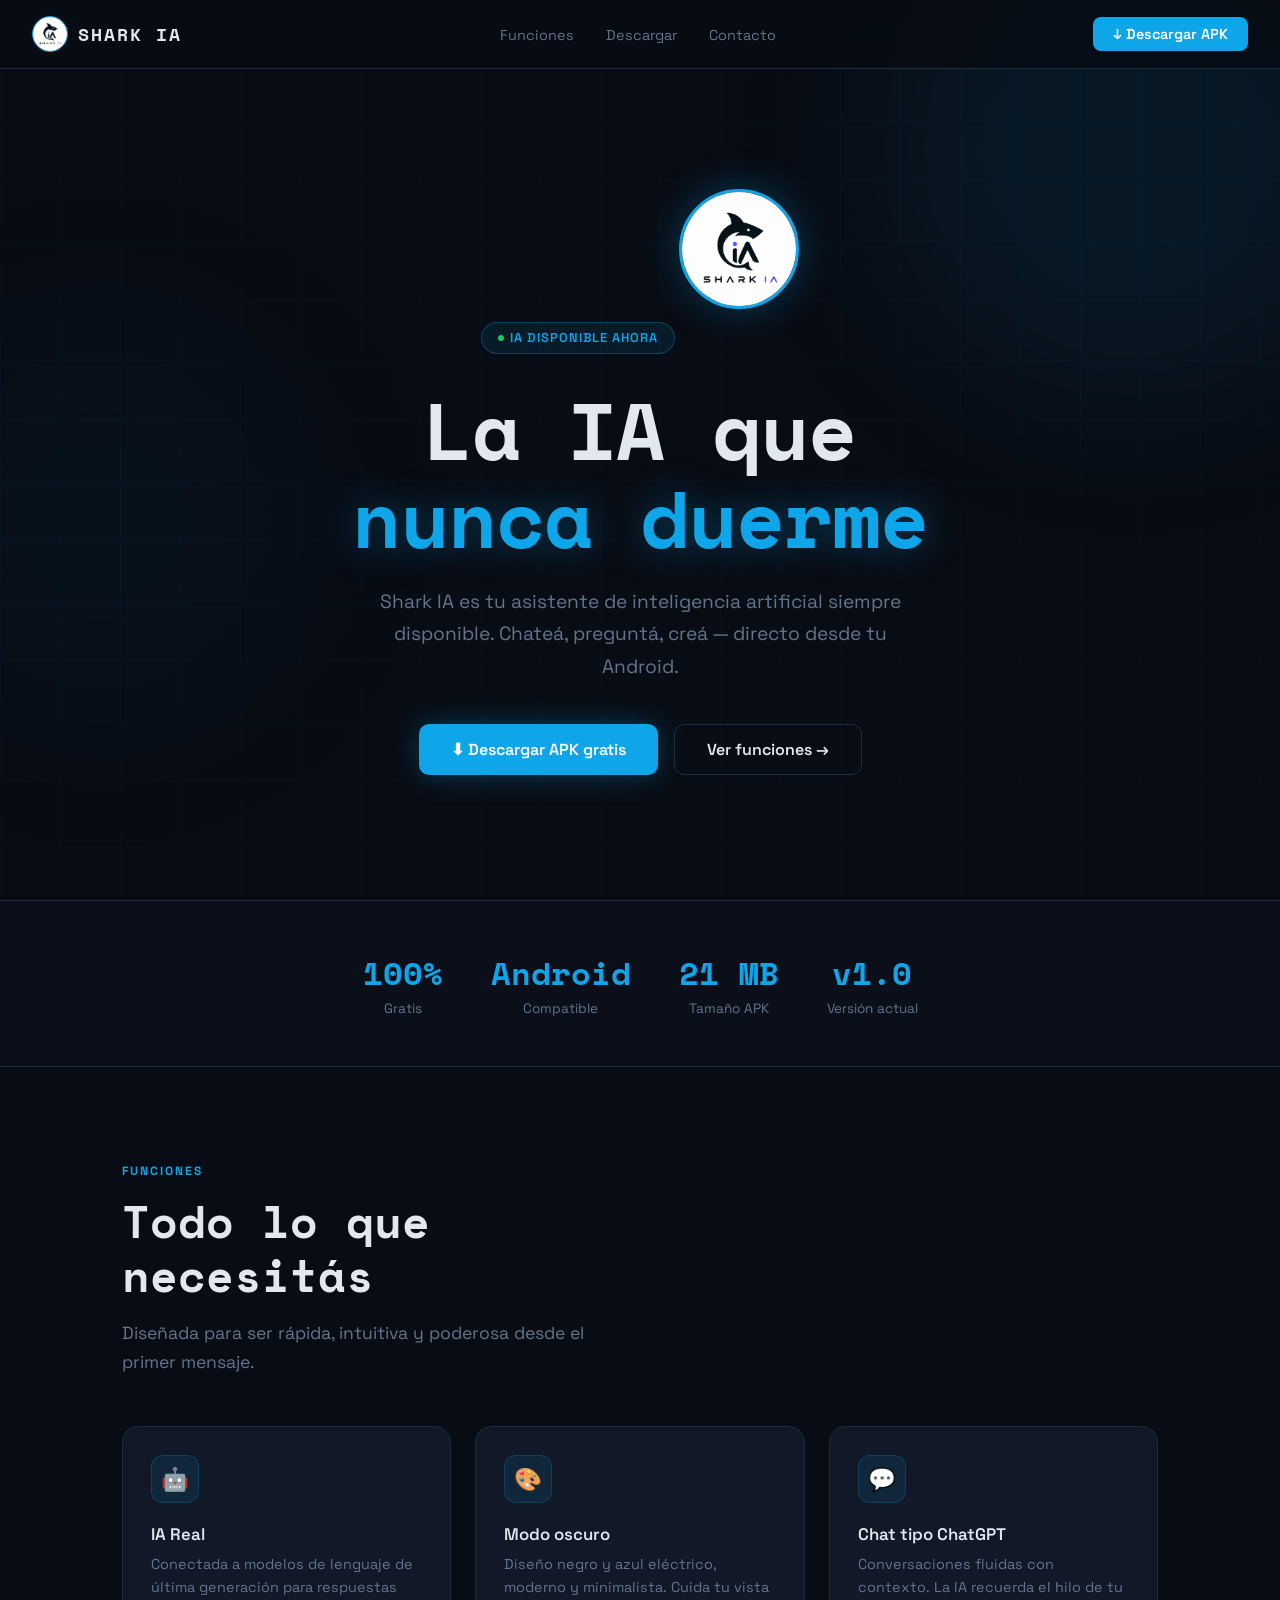
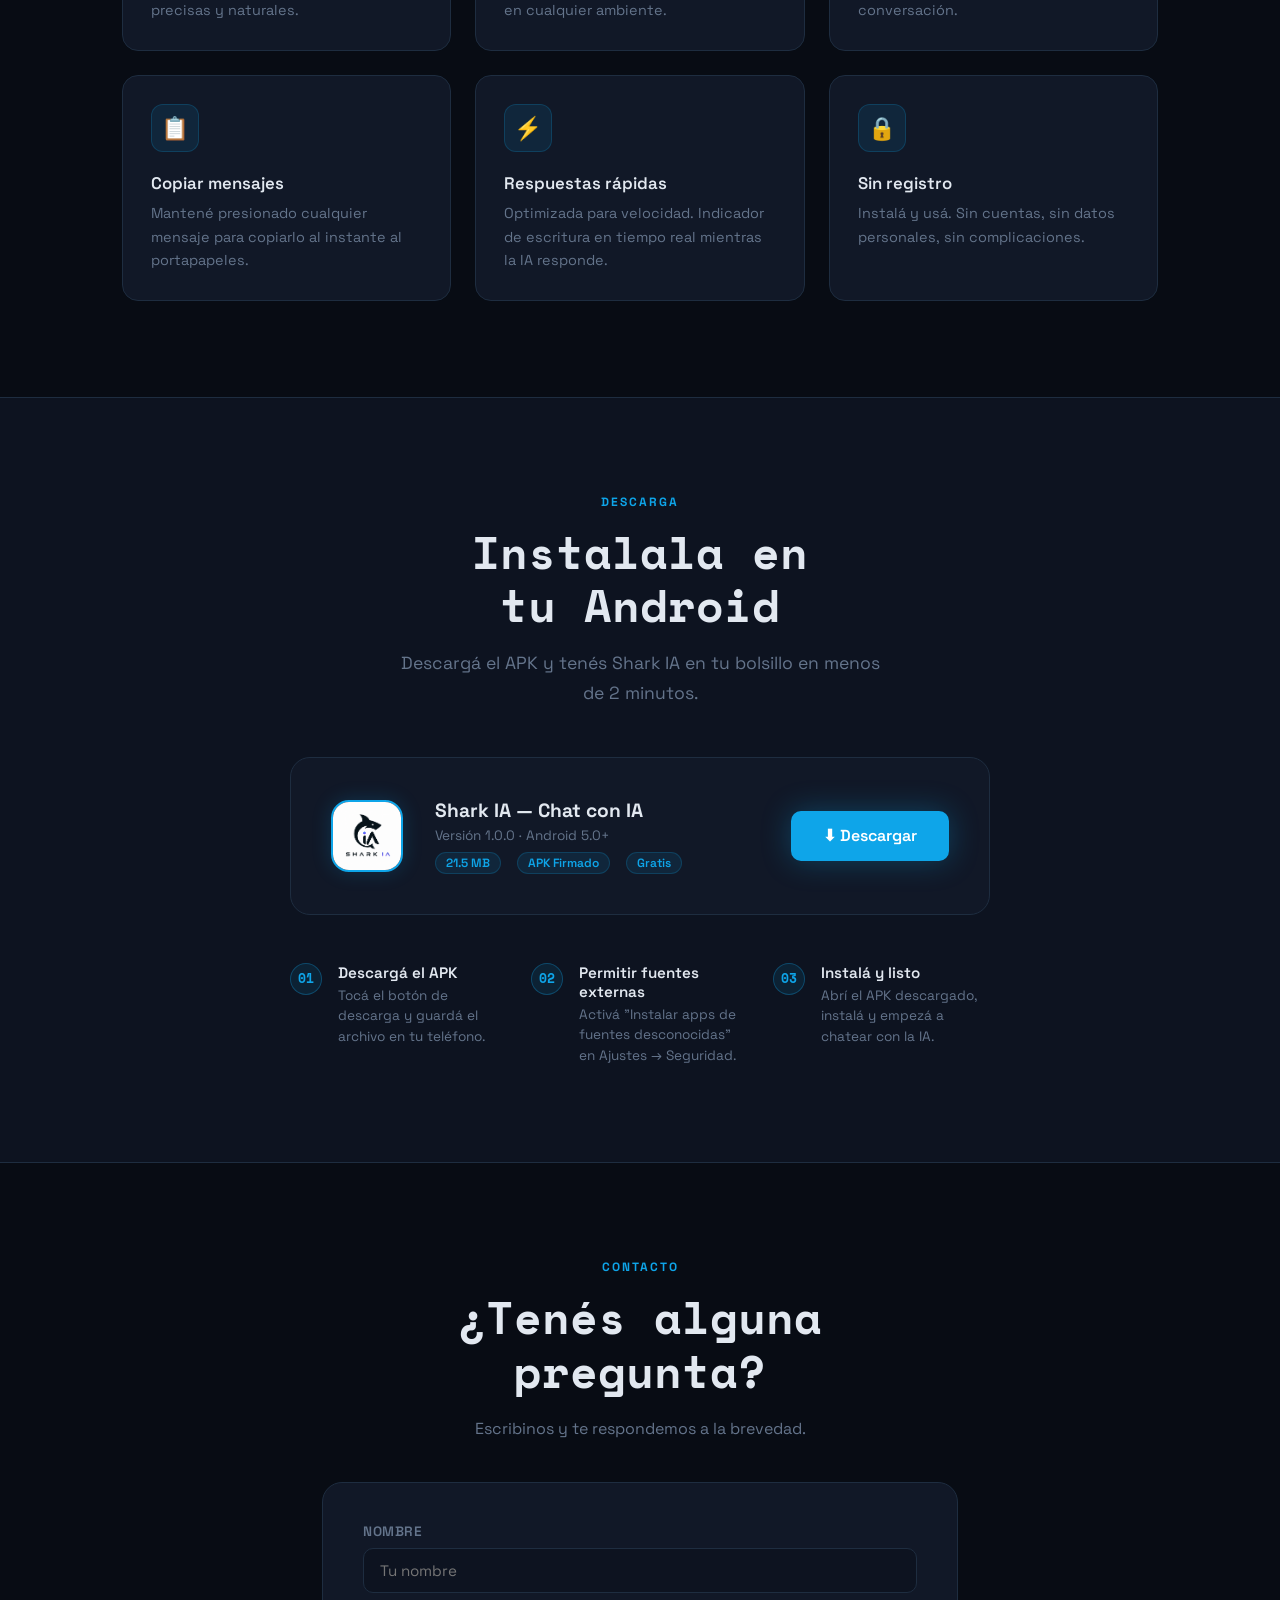
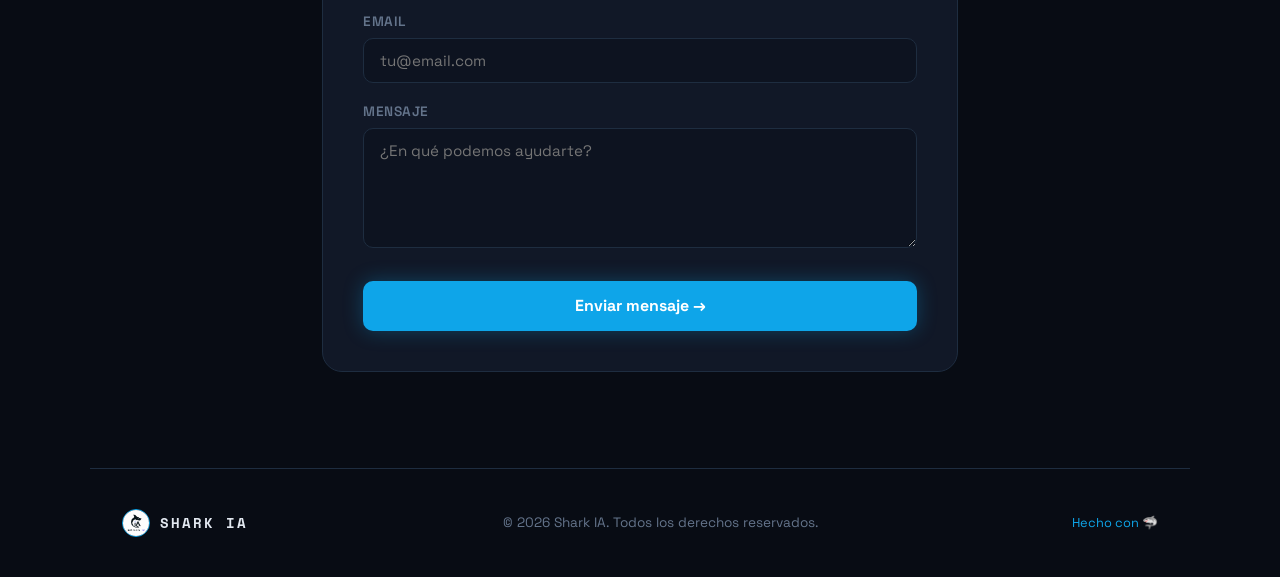
<file: index.html>
<!DOCTYPE html>
<html lang="es">
<head>
<meta charset="UTF-8">
<meta name="viewport" content="width=device-width, initial-scale=1.0">
<title>Shark IA — Tu asistente de inteligencia artificial</title>
<link rel="preconnect" href="https://fonts.googleapis.com">
<link href="https://fonts.googleapis.com/css2?family=Space+Grotesk:wght@300;400;500;600;700&family=Space+Mono:wght@400;700&display=swap" rel="stylesheet">
<style>
  :root {
    --bg: #080C14;
    --surface: #0D1320;
    --card: #111827;
    --blue: #0EA5E9;
    --blue-dark: #0369A1;
    --blue-glow: rgba(14,165,233,0.15);
    --border: #1E2D40;
    --text: #E2E8F0;
    --muted: #64748B;
    --green: #22C55E;
  }

  * { margin: 0; padding: 0; box-sizing: border-box; }

  html { scroll-behavior: smooth; }

  body {
    background: var(--bg);
    color: var(--text);
    font-family: 'Space Grotesk', sans-serif;
    overflow-x: hidden;
  }

  /* ── Grid background ── */
  body::before {
    content: '';
    position: fixed;
    inset: 0;
    background-image:
      linear-gradient(rgba(14,165,233,0.03) 1px, transparent 1px),
      linear-gradient(90deg, rgba(14,165,233,0.03) 1px, transparent 1px);
    background-size: 60px 60px;
    pointer-events: none;
    z-index: 0;
  }

  /* ── Glow orbs ── */
  .orb {
    position: fixed;
    border-radius: 50%;
    filter: blur(80px);
    pointer-events: none;
    z-index: 0;
  }
  .orb-1 { width: 500px; height: 500px; background: rgba(14,165,233,0.08); top: -100px; right: -100px; }
  .orb-2 { width: 400px; height: 400px; background: rgba(3,105,161,0.06); bottom: 20%; left: -100px; }

  /* ── Nav ── */
  nav {
    position: fixed;
    top: 0; left: 0; right: 0;
    z-index: 100;
    display: flex;
    align-items: center;
    justify-content: space-between;
    padding: 1rem 2rem;
    background: rgba(8,12,20,0.85);
    backdrop-filter: blur(20px);
    border-bottom: 1px solid var(--border);
  }

  .nav-logo {
    display: flex;
    align-items: center;
    gap: 10px;
    text-decoration: none;
  }

  .nav-logo img {
    width: 36px;
    height: 36px;
    border-radius: 50%;
    object-fit: cover;
    border: 1px solid var(--blue);
  }

  .nav-logo span {
    font-family: 'Space Mono', monospace;
    font-size: 1.1rem;
    font-weight: 700;
    color: var(--text);
    letter-spacing: 2px;
  }

  .nav-links {
    display: flex;
    gap: 2rem;
    list-style: none;
  }

  .nav-links a {
    color: var(--muted);
    text-decoration: none;
    font-size: 0.9rem;
    transition: color 0.2s;
  }

  .nav-links a:hover { color: var(--blue); }

  .nav-cta {
    background: var(--blue);
    color: #fff;
    border: none;
    padding: 0.5rem 1.25rem;
    border-radius: 8px;
    font-family: 'Space Grotesk', sans-serif;
    font-size: 0.9rem;
    font-weight: 600;
    cursor: pointer;
    text-decoration: none;
    transition: opacity 0.2s, transform 0.2s;
  }

  .nav-cta:hover { opacity: 0.9; transform: translateY(-1px); }

  /* ── Hero ── */
  .hero {
    position: relative;
    z-index: 1;
    min-height: 100vh;
    display: flex;
    align-items: center;
    justify-content: center;
    text-align: center;
    padding: 8rem 2rem 4rem;
  }

  .hero-inner { max-width: 800px; }

  .hero-badge {
    display: inline-flex;
    align-items: center;
    gap: 6px;
    background: rgba(14,165,233,0.1);
    border: 1px solid rgba(14,165,233,0.3);
    color: var(--blue);
    padding: 0.4rem 1rem;
    border-radius: 999px;
    font-size: 0.8rem;
    font-weight: 600;
    letter-spacing: 1px;
    text-transform: uppercase;
    margin-bottom: 2rem;
    animation: fadeUp 0.6s ease both;
  }

  .hero-badge::before {
    content: '';
    width: 6px; height: 6px;
    background: var(--green);
    border-radius: 50%;
    animation: pulse 2s infinite;
  }

  @keyframes pulse {
    0%, 100% { opacity: 1; }
    50% { opacity: 0.4; }
  }

  .hero-logo {
    width: 120px;
    height: 120px;
    border-radius: 50%;
    object-fit: cover;
    border: 3px solid var(--blue);
    box-shadow: 0 0 40px rgba(14,165,233,0.3);
    margin-bottom: 2rem;
    animation: fadeUp 0.7s ease both;
    animation-delay: 0.1s;
  }

  .hero h1 {
    font-family: 'Space Mono', monospace;
    font-size: clamp(2.5rem, 7vw, 5rem);
    font-weight: 700;
    line-height: 1.1;
    letter-spacing: -1px;
    margin-bottom: 1.5rem;
    animation: fadeUp 0.7s ease both;
    animation-delay: 0.2s;
  }

  .hero h1 .accent {
    color: var(--blue);
    text-shadow: 0 0 40px rgba(14,165,233,0.4);
  }

  .hero p {
    font-size: 1.2rem;
    color: var(--muted);
    line-height: 1.7;
    max-width: 560px;
    margin: 0 auto 2.5rem;
    animation: fadeUp 0.7s ease both;
    animation-delay: 0.3s;
  }

  .hero-actions {
    display: flex;
    gap: 1rem;
    justify-content: center;
    flex-wrap: wrap;
    animation: fadeUp 0.7s ease both;
    animation-delay: 0.4s;
  }

  .btn-primary {
    display: inline-flex;
    align-items: center;
    gap: 8px;
    background: var(--blue);
    color: #fff;
    padding: 0.9rem 2rem;
    border-radius: 10px;
    font-weight: 600;
    font-size: 1rem;
    text-decoration: none;
    transition: all 0.2s;
    box-shadow: 0 0 30px rgba(14,165,233,0.3);
  }

  .btn-primary:hover { transform: translateY(-2px); box-shadow: 0 0 40px rgba(14,165,233,0.5); }

  .btn-secondary {
    display: inline-flex;
    align-items: center;
    gap: 8px;
    background: transparent;
    color: var(--text);
    padding: 0.9rem 2rem;
    border-radius: 10px;
    font-weight: 600;
    font-size: 1rem;
    text-decoration: none;
    border: 1px solid var(--border);
    transition: all 0.2s;
  }

  .btn-secondary:hover { border-color: var(--blue); color: var(--blue); }

  /* ── Stats ── */
  .stats {
    position: relative;
    z-index: 1;
    display: flex;
    justify-content: center;
    gap: 3rem;
    flex-wrap: wrap;
    padding: 3rem 2rem;
    border-top: 1px solid var(--border);
    border-bottom: 1px solid var(--border);
    background: rgba(13,19,32,0.5);
  }

  .stat { text-align: center; }
  .stat-num {
    font-family: 'Space Mono', monospace;
    font-size: 2rem;
    font-weight: 700;
    color: var(--blue);
    display: block;
  }
  .stat-label { font-size: 0.85rem; color: var(--muted); margin-top: 4px; }

  /* ── Features ── */
  .section {
    position: relative;
    z-index: 1;
    padding: 6rem 2rem;
    max-width: 1100px;
    margin: 0 auto;
  }

  .section-tag {
    font-size: 0.75rem;
    font-weight: 700;
    letter-spacing: 2px;
    text-transform: uppercase;
    color: var(--blue);
    margin-bottom: 1rem;
  }

  .section-title {
    font-family: 'Space Mono', monospace;
    font-size: clamp(1.8rem, 4vw, 2.8rem);
    font-weight: 700;
    line-height: 1.2;
    margin-bottom: 1rem;
  }

  .section-sub {
    font-size: 1.1rem;
    color: var(--muted);
    max-width: 500px;
    line-height: 1.7;
    margin-bottom: 3rem;
  }

  .features-grid {
    display: grid;
    grid-template-columns: repeat(auto-fit, minmax(280px, 1fr));
    gap: 1.5rem;
  }

  .feature-card {
    background: var(--card);
    border: 1px solid var(--border);
    border-radius: 16px;
    padding: 1.75rem;
    transition: all 0.3s;
    position: relative;
    overflow: hidden;
  }

  .feature-card::before {
    content: '';
    position: absolute;
    top: 0; left: 0; right: 0;
    height: 2px;
    background: linear-gradient(90deg, transparent, var(--blue), transparent);
    opacity: 0;
    transition: opacity 0.3s;
  }

  .feature-card:hover { border-color: rgba(14,165,233,0.4); transform: translateY(-4px); }
  .feature-card:hover::before { opacity: 1; }

  .feature-icon {
    width: 48px; height: 48px;
    background: rgba(14,165,233,0.1);
    border: 1px solid rgba(14,165,233,0.2);
    border-radius: 12px;
    display: flex;
    align-items: center;
    justify-content: center;
    font-size: 1.4rem;
    margin-bottom: 1.25rem;
  }

  .feature-card h3 {
    font-size: 1.05rem;
    font-weight: 600;
    margin-bottom: 0.5rem;
  }

  .feature-card p {
    font-size: 0.9rem;
    color: var(--muted);
    line-height: 1.6;
  }

  /* ── Download ── */
  .download-section {
    position: relative;
    z-index: 1;
    background: var(--surface);
    border-top: 1px solid var(--border);
    border-bottom: 1px solid var(--border);
    padding: 6rem 2rem;
    text-align: center;
  }

  .download-inner { max-width: 700px; margin: 0 auto; }

  .apk-card {
    background: var(--card);
    border: 1px solid var(--border);
    border-radius: 20px;
    padding: 2.5rem;
    margin-top: 3rem;
    display: flex;
    align-items: center;
    gap: 2rem;
    text-align: left;
    flex-wrap: wrap;
  }

  .apk-icon {
    width: 72px; height: 72px;
    border-radius: 18px;
    object-fit: cover;
    flex-shrink: 0;
    border: 2px solid var(--blue);
    box-shadow: 0 0 20px rgba(14,165,233,0.2);
  }

  .apk-info { flex: 1; min-width: 200px; }
  .apk-info h3 { font-size: 1.2rem; font-weight: 700; margin-bottom: 4px; }
  .apk-info p { font-size: 0.85rem; color: var(--muted); }
  .apk-meta { display: flex; gap: 1rem; margin-top: 8px; flex-wrap: wrap; }
  .apk-tag {
    background: rgba(14,165,233,0.1);
    border: 1px solid rgba(14,165,233,0.2);
    color: var(--blue);
    font-size: 0.75rem;
    padding: 2px 10px;
    border-radius: 999px;
    font-weight: 600;
  }

  .steps {
    margin-top: 3rem;
    display: grid;
    grid-template-columns: repeat(auto-fit, minmax(200px, 1fr));
    gap: 1.5rem;
    text-align: left;
  }

  .step {
    display: flex;
    gap: 1rem;
    align-items: flex-start;
  }

  .step-num {
    width: 32px; height: 32px;
    background: rgba(14,165,233,0.1);
    border: 1px solid rgba(14,165,233,0.3);
    border-radius: 50%;
    display: flex;
    align-items: center;
    justify-content: center;
    font-family: 'Space Mono', monospace;
    font-size: 0.8rem;
    font-weight: 700;
    color: var(--blue);
    flex-shrink: 0;
  }

  .step-text h4 { font-size: 0.95rem; font-weight: 600; margin-bottom: 4px; }
  .step-text p { font-size: 0.85rem; color: var(--muted); line-height: 1.5; }

  /* ── Contact ── */
  .contact-section {
    position: relative;
    z-index: 1;
    padding: 6rem 2rem;
    max-width: 700px;
    margin: 0 auto;
    text-align: center;
  }

  .contact-form {
    background: var(--card);
    border: 1px solid var(--border);
    border-radius: 20px;
    padding: 2.5rem;
    margin-top: 2.5rem;
    text-align: left;
  }

  .form-group { margin-bottom: 1.25rem; }

  .form-group label {
    display: block;
    font-size: 0.85rem;
    font-weight: 600;
    color: var(--muted);
    margin-bottom: 8px;
    text-transform: uppercase;
    letter-spacing: 0.5px;
  }

  .form-group input,
  .form-group textarea {
    width: 100%;
    background: var(--surface);
    border: 1px solid var(--border);
    border-radius: 10px;
    padding: 0.75rem 1rem;
    color: var(--text);
    font-family: 'Space Grotesk', sans-serif;
    font-size: 0.95rem;
    outline: none;
    transition: border-color 0.2s;
  }

  .form-group input:focus,
  .form-group textarea:focus { border-color: var(--blue); }

  .form-group textarea { resize: vertical; min-height: 120px; }

  .form-submit {
    width: 100%;
    background: var(--blue);
    color: #fff;
    border: none;
    padding: 0.9rem;
    border-radius: 10px;
    font-family: 'Space Grotesk', sans-serif;
    font-size: 1rem;
    font-weight: 700;
    cursor: pointer;
    transition: all 0.2s;
    margin-top: 0.5rem;
    box-shadow: 0 0 20px rgba(14,165,233,0.3);
  }

  .form-submit:hover { opacity: 0.9; transform: translateY(-1px); }

  /* ── Footer ── */
  footer {
    position: relative;
    z-index: 1;
    border-top: 1px solid var(--border);
    padding: 2.5rem 2rem;
    display: flex;
    align-items: center;
    justify-content: space-between;
    flex-wrap: wrap;
    gap: 1rem;
    max-width: 1100px;
    margin: 0 auto;
  }

  .footer-logo {
    display: flex;
    align-items: center;
    gap: 10px;
  }

  .footer-logo img {
    width: 28px; height: 28px;
    border-radius: 50%;
    object-fit: cover;
    border: 1px solid var(--blue);
  }

  .footer-logo span {
    font-family: 'Space Mono', monospace;
    font-size: 0.9rem;
    font-weight: 700;
    letter-spacing: 2px;
  }

  footer p { font-size: 0.85rem; color: var(--muted); }

  @keyframes fadeUp {
    from { opacity: 0; transform: translateY(20px); }
    to { opacity: 1; transform: translateY(0); }
  }

  /* ── Scroll reveal ── */
  .reveal { opacity: 0; transform: translateY(30px); transition: all 0.6s ease; }
  .reveal.visible { opacity: 1; transform: translateY(0); }

  @media (max-width: 600px) {
    nav { padding: 1rem; }
    .nav-links { display: none; }
    .apk-card { flex-direction: column; }
    footer { flex-direction: column; text-align: center; }
  }
</style>
</head>
<body>

<div class="orb orb-1"></div>
<div class="orb orb-2"></div>

<!-- NAV -->
<nav>
  <a href="#" class="nav-logo">
    <img src="sharkia.png" alt="Shark IA Logo">
    <span>SHARK IA</span>
  </a>
  <ul class="nav-links">
    <li><a href="#features">Funciones</a></li>
    <li><a href="#download">Descargar</a></li>
    <li><a href="#contact">Contacto</a></li>
  </ul>
  <a href="#download" class="nav-cta">↓ Descargar APK</a>
</nav>

<!-- HERO -->
<section class="hero">
  <div class="hero-inner">
    <div class="hero-badge">IA Disponible ahora</div>
    <img src="sharkia.png" alt="Shark IA" class="hero-logo">
    <h1>La IA que<br><span class="accent">nunca duerme</span></h1>
    <p>Shark IA es tu asistente de inteligencia artificial siempre disponible. Chateá, preguntá, creá — directo desde tu Android.</p>
    <div class="hero-actions">
      <a href="#download" class="btn-primary">⬇ Descargar APK gratis</a>
      <a href="#features" class="btn-secondary">Ver funciones →</a>
    </div>
  </div>
</section>

<!-- STATS -->
<div class="stats">
  <div class="stat">
    <span class="stat-num">100%</span>
    <span class="stat-label">Gratis</span>
  </div>
  <div class="stat">
    <span class="stat-num">Android</span>
    <span class="stat-label">Compatible</span>
  </div>
  <div class="stat">
    <span class="stat-num">21 MB</span>
    <span class="stat-label">Tamaño APK</span>
  </div>
  <div class="stat">
    <span class="stat-num">v1.0</span>
    <span class="stat-label">Versión actual</span>
  </div>
</div>

<!-- FEATURES -->
<section class="section" id="features">
  <div class="reveal">
    <div class="section-tag">Funciones</div>
    <h2 class="section-title">Todo lo que<br>necesitás</h2>
    <p class="section-sub">Diseñada para ser rápida, intuitiva y poderosa desde el primer mensaje.</p>
  </div>
  <div class="features-grid reveal">
    <div class="feature-card">
      <div class="feature-icon">🤖</div>
      <h3>IA Real</h3>
      <p>Conectada a modelos de lenguaje de última generación para respuestas precisas y naturales.</p>
    </div>
    <div class="feature-card">
      <div class="feature-icon">🎨</div>
      <h3>Modo oscuro</h3>
      <p>Diseño negro y azul eléctrico, moderno y minimalista. Cuida tu vista en cualquier ambiente.</p>
    </div>
    <div class="feature-card">
      <div class="feature-icon">💬</div>
      <h3>Chat tipo ChatGPT</h3>
      <p>Conversaciones fluidas con contexto. La IA recuerda el hilo de tu conversación.</p>
    </div>
    <div class="feature-card">
      <div class="feature-icon">📋</div>
      <h3>Copiar mensajes</h3>
      <p>Mantené presionado cualquier mensaje para copiarlo al instante al portapapeles.</p>
    </div>
    <div class="feature-card">
      <div class="feature-icon">⚡</div>
      <h3>Respuestas rápidas</h3>
      <p>Optimizada para velocidad. Indicador de escritura en tiempo real mientras la IA responde.</p>
    </div>
    <div class="feature-card">
      <div class="feature-icon">🔒</div>
      <h3>Sin registro</h3>
      <p>Instalá y usá. Sin cuentas, sin datos personales, sin complicaciones.</p>
    </div>
  </div>
</section>

<!-- DOWNLOAD -->
<section class="download-section" id="download">
  <div class="download-inner">
    <div class="reveal">
      <div class="section-tag">Descarga</div>
      <h2 class="section-title">Instalala en<br>tu Android</h2>
      <p class="section-sub" style="margin: 0 auto;">Descargá el APK y tenés Shark IA en tu bolsillo en menos de 2 minutos.</p>
    </div>

    <div class="apk-card reveal">
      <img src="sharkia.png" alt="Shark IA" class="apk-icon">
      <div class="apk-info">
        <h3>Shark IA — Chat con IA</h3>
        <p>Versión 1.0.0 · Android 5.0+</p>
        <div class="apk-meta">
          <span class="apk-tag">21.5 MB</span>
          <span class="apk-tag">APK Firmado</span>
          <span class="apk-tag">Gratis</span>
        </div>
      </div>
      <a href="app-release.apk" class="btn-primary" download>⬇ Descargar</a>
    </div>

    <div class="steps reveal">
      <div class="step">
        <div class="step-num">01</div>
        <div class="step-text">
          <h4>Descargá el APK</h4>
          <p>Tocá el botón de descarga y guardá el archivo en tu teléfono.</p>
        </div>
      </div>
      <div class="step">
        <div class="step-num">02</div>
        <div class="step-text">
          <h4>Permitir fuentes externas</h4>
          <p>Activá "Instalar apps de fuentes desconocidas" en Ajustes → Seguridad.</p>
        </div>
      </div>
      <div class="step">
        <div class="step-num">03</div>
        <div class="step-text">
          <h4>Instalá y listo</h4>
          <p>Abrí el APK descargado, instalá y empezá a chatear con la IA.</p>
        </div>
      </div>
    </div>
  </div>
</section>

<!-- CONTACT -->
<section class="contact-section" id="contact">
  <div class="reveal">
    <div class="section-tag">Contacto</div>
    <h2 class="section-title">¿Tenés alguna<br>pregunta?</h2>
    <p style="color: var(--muted); font-size: 1rem; line-height: 1.7;">Escribinos y te respondemos a la brevedad.</p>
  </div>

  <form class="contact-form reveal" action="https://formspree.io/f/xojbzjnq" method="POST">
    <div class="form-group">
      <label>Nombre</label>
      <input type="text" name="nombre" placeholder="Tu nombre" required>
    </div>
    <div class="form-group">
      <label>Email</label>
      <input type="email" name="email" placeholder="tu@email.com" required>
    </div>
    <div class="form-group">
      <label>Mensaje</label>
      <textarea name="mensaje" placeholder="¿En qué podemos ayudarte?" required></textarea>
    </div>
    <button type="submit" class="form-submit">Enviar mensaje →</button>
  </div>
</section>

<!-- FOOTER -->
<footer>
  <div class="footer-logo">
    <img src="sharkia.png" alt="Shark IA">
    <span>SHARK IA</span>
  </div>
  <p>© 2026 Shark IA. Todos los derechos reservados.</p>
  <p style="color: var(--blue); font-size: 0.8rem;">Hecho con 🦈</p>
</footer>

<script>
  // Scroll reveal
  const observer = new IntersectionObserver((entries) => {
    entries.forEach(e => {
      if (e.isIntersecting) {
        e.target.classList.add('visible');
      }
    });
  }, { threshold: 0.1 });

  document.querySelectorAll('.reveal').forEach(el => observer.observe(el));

  // Form submit
  function handleSubmit() {
    const btn = document.querySelector('.form-submit');
    btn.textContent = '✓ Mensaje enviado';
    btn.style.background = '#22C55E';
    setTimeout(() => {
      btn.textContent = 'Enviar mensaje →';
      btn.style.background = '';
    }, 3000);
  }
</script>
</body>
</html>
</file>
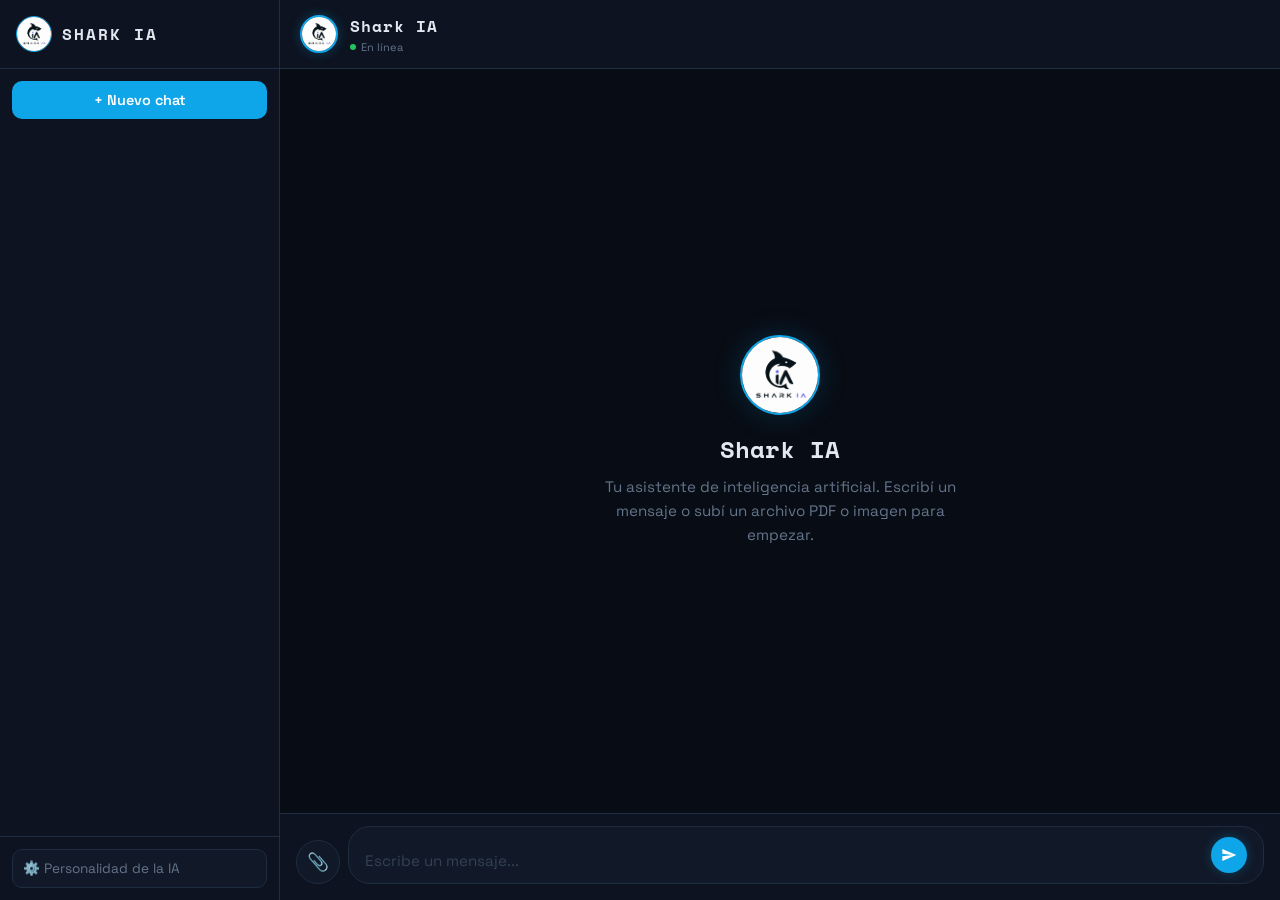
<file: chat.html>
<!DOCTYPE html>
<html lang="es">
<head>
<meta charset="UTF-8">
<meta name="viewport" content="width=device-width, initial-scale=1.0">
<title>Shark IA — Chat</title>
<link href="https://fonts.googleapis.com/css2?family=Space+Grotesk:wght@300;400;500;600;700&family=Space+Mono:wght@400;700&display=swap" rel="stylesheet">
<style>
:root {
  --bg: #080C14;
  --surface: #0D1320;
  --card: #111827;
  --blue: #0EA5E9;
  --blue-dark: #0369A1;
  --user-bubble: #0C2A4A;
  --ai-bubble: #0F1D2E;
  --input-bg: #111827;
  --border: #1E2D40;
  --text: #E2E8F0;
  --muted: #64748B;
  --dimmed: #334155;
  --green: #22C55E;
  --red: #EF4444;
}
* { margin:0; padding:0; box-sizing:border-box; }
html,body { height:100%; font-family:'Space Grotesk',sans-serif; background:var(--bg); color:var(--text); overflow:hidden; }

/* ── Layout ── */
.app { display:flex; height:100vh; }

/* ── Sidebar ── */
.sidebar {
  width:280px; min-width:280px;
  background:var(--surface);
  border-right:1px solid var(--border);
  display:flex; flex-direction:column;
  transition:transform 0.3s;
}
.sidebar-header {
  padding:16px;
  border-bottom:1px solid var(--border);
  display:flex; align-items:center; gap:10px;
}
.sidebar-header img { width:36px;height:36px;border-radius:50%;object-fit:cover;border:1px solid var(--blue); }
.sidebar-header span { font-family:'Space Mono',monospace;font-size:1rem;font-weight:700;letter-spacing:2px; }
.new-chat-btn {
  margin:12px;
  padding:10px;
  background:var(--blue);
  border:none; border-radius:10px;
  color:#fff; font-family:'Space Grotesk',sans-serif;
  font-size:0.9rem; font-weight:600;
  cursor:pointer; display:flex; align-items:center; justify-content:center; gap:6px;
  transition:opacity 0.2s;
}
.new-chat-btn:hover { opacity:0.85; }
.chat-list { flex:1; overflow-y:auto; padding:8px; }
.chat-item {
  padding:12px; border-radius:10px;
  cursor:pointer; margin-bottom:4px;
  display:flex; align-items:center; gap:10px;
  transition:background 0.15s;
  position:relative;
}
.chat-item:hover { background:var(--card); }
.chat-item.active { background:rgba(14,165,233,0.1); border:1px solid rgba(14,165,233,0.2); }
.chat-item-icon { font-size:1.1rem; flex-shrink:0; }
.chat-item-info { flex:1; min-width:0; }
.chat-item-title { font-size:0.88rem; font-weight:600; white-space:nowrap; overflow:hidden; text-overflow:ellipsis; }
.chat-item-preview { font-size:0.75rem; color:var(--muted); white-space:nowrap; overflow:hidden; text-overflow:ellipsis; margin-top:2px; }
.chat-delete {
  opacity:0; background:none; border:none;
  color:var(--red); cursor:pointer; font-size:1rem;
  padding:2px 6px; border-radius:6px; transition:opacity 0.2s;
}
.chat-item:hover .chat-delete { opacity:1; }

.sidebar-footer { padding:12px; border-top:1px solid var(--border); }
.settings-btn {
  width:100%; padding:10px; background:var(--card);
  border:1px solid var(--border); border-radius:10px;
  color:var(--muted); font-family:'Space Grotesk',sans-serif;
  font-size:0.85rem; cursor:pointer; display:flex; align-items:center; gap:8px;
  transition:all 0.2s;
}
.settings-btn:hover { border-color:var(--blue); color:var(--blue); }

/* ── Main chat area ── */
.main { flex:1; display:flex; flex-direction:column; min-width:0; }

.chat-header {
  padding:14px 20px;
  background:var(--surface);
  border-bottom:1px solid var(--border);
  display:flex; align-items:center; gap:12px;
  flex-shrink:0;
}
.menu-btn { display:none; background:none; border:none; color:var(--muted); cursor:pointer; font-size:1.3rem; }
.chat-header img { width:38px;height:38px;border-radius:50%;object-fit:cover;border:2px solid var(--blue);box-shadow:0 0 12px rgba(14,165,233,0.3); }
.chat-header-info h2 { font-family:'Space Mono',monospace; font-size:1rem; font-weight:700; letter-spacing:1px; }
.online { display:flex; align-items:center; gap:5px; font-size:11px; color:var(--muted); margin-top:2px; }
.online-dot { width:6px;height:6px;background:var(--green);border-radius:50%;animation:pulse 2s infinite; }
@keyframes pulse { 0%,100%{opacity:1}50%{opacity:0.4} }

/* ── Messages ── */
.messages {
  flex:1; overflow-y:auto;
  padding:20px 16px;
  display:flex; flex-direction:column; gap:12px;
}
.messages::-webkit-scrollbar { width:4px; }
.messages::-webkit-scrollbar-track { background:transparent; }
.messages::-webkit-scrollbar-thumb { background:var(--border); border-radius:2px; }

.msg-row { display:flex; align-items:flex-end; gap:8px; }
.msg-row.user { flex-direction:row-reverse; }

.avatar { width:32px;height:32px;border-radius:50%;object-fit:cover;flex-shrink:0; }

.bubble {
  max-width:72%;
  padding:10px 14px;
  border-radius:16px;
  border:1px solid var(--border);
  cursor:pointer;
  position:relative;
  transition:border-color 0.15s;
}
.bubble:hover { border-color:rgba(14,165,233,0.3); }
.msg-row.ai .bubble { background:var(--ai-bubble); border-radius:4px 16px 16px 16px; }
.msg-row.user .bubble { background:var(--user-bubble); border-radius:16px 4px 16px 16px; border-color:rgba(14,165,233,0.25); }

.bubble-text { font-size:0.95rem; line-height:1.6; color:var(--text); white-space:pre-wrap; word-break:break-word; }
.bubble-meta { display:flex; align-items:center; gap:6px; margin-top:5px; }
.bubble-time { font-size:10px; color:var(--dimmed); }
.copy-icon { font-size:10px; color:var(--dimmed); }

.file-tag {
  display:inline-flex; align-items:center; gap:4px;
  background:rgba(14,165,233,0.1); border:1px solid rgba(14,165,233,0.2);
  color:var(--blue); font-size:11px; padding:3px 8px;
  border-radius:6px; margin-bottom:6px;
}

/* Typing indicator */
.typing-row { display:flex; align-items:flex-end; gap:8px; }
.typing-bubble {
  background:var(--ai-bubble); border:1px solid var(--border);
  border-radius:4px 16px 16px 16px;
  padding:10px 14px;
  display:flex; gap:4px; align-items:center;
}
.dot { width:6px;height:6px;background:var(--blue);border-radius:50%;animation:bounce 1.2s infinite; }
.dot:nth-child(2){animation-delay:0.2s}
.dot:nth-child(3){animation-delay:0.4s}
@keyframes bounce { 0%,100%{opacity:0.3;transform:translateY(0)}50%{opacity:1;transform:translateY(-4px)} }

/* Welcome */
.welcome { flex:1; display:flex; flex-direction:column; align-items:center; justify-content:center; text-align:center; padding:2rem; }
.welcome img { width:80px;height:80px;border-radius:50%;object-fit:cover;border:2px solid var(--blue);box-shadow:0 0 30px rgba(14,165,233,0.2);margin-bottom:1rem; }
.welcome h2 { font-family:'Space Mono',monospace;font-size:1.5rem;margin-bottom:0.5rem; }
.welcome p { color:var(--muted);font-size:0.95rem;max-width:360px;line-height:1.6; }

/* ── Input ── */
.input-area {
  padding:12px 16px 16px;
  background:var(--surface);
  border-top:1px solid var(--border);
  flex-shrink:0;
}
.input-row { display:flex; align-items:flex-end; gap:8px; }
.attach-btn {
  width:44px;height:44px;background:var(--card);
  border:1px solid var(--border); border-radius:50%;
  color:var(--muted); cursor:pointer; font-size:1.1rem;
  display:flex;align-items:center;justify-content:center;
  transition:all 0.2s; flex-shrink:0;
}
.attach-btn:hover { border-color:var(--blue); color:var(--blue); }
.input-wrap {
  flex:1; background:var(--input-bg);
  border:1px solid var(--border); border-radius:22px;
  padding:10px 16px; display:flex; align-items:flex-end; gap:8px;
  transition:border-color 0.2s;
}
.input-wrap:focus-within { border-color:rgba(14,165,233,0.4); }
#msgInput {
  flex:1; background:none; border:none; outline:none;
  color:var(--text); font-family:'Space Grotesk',sans-serif;
  font-size:0.95rem; resize:none; max-height:120px;
  line-height:1.5;
}
#msgInput::placeholder { color:var(--dimmed); }
.send-btn {
  width:36px;height:36px;background:var(--blue);
  border:none;border-radius:50%;cursor:pointer;
  display:flex;align-items:center;justify-content:center;
  flex-shrink:0; transition:all 0.2s;
  box-shadow:0 0 12px rgba(14,165,233,0.3);
}
.send-btn:hover { transform:scale(1.05); }
.send-btn:disabled { background:var(--dimmed); box-shadow:none; cursor:not-allowed; }
.send-btn svg { width:16px;height:16px;fill:#fff; }

.upload-status {
  display:none; align-items:center; gap:8px;
  font-size:12px; color:var(--muted); padding:6px 0 0;
}
.upload-status.show { display:flex; }
.spinner { width:14px;height:14px;border:2px solid var(--border);border-top-color:var(--blue);border-radius:50%;animation:spin 0.8s linear infinite; }
@keyframes spin { to{transform:rotate(360deg)} }

/* ── Settings Modal ── */
.modal-bg {
  display:none; position:fixed; inset:0;
  background:rgba(0,0,0,0.7); z-index:100;
  align-items:center; justify-content:center;
}
.modal-bg.show { display:flex; }
.modal {
  background:var(--card); border:1px solid var(--border);
  border-radius:20px; padding:24px; width:90%; max-width:460px;
  max-height:90vh; overflow-y:auto;
}
.modal h3 { font-family:'Space Mono',monospace; font-size:1.1rem; margin-bottom:20px; }
.form-group { margin-bottom:16px; }
.form-group label { display:block; font-size:11px; font-weight:700; color:var(--muted); text-transform:uppercase; letter-spacing:1px; margin-bottom:8px; }
.form-group input, .form-group select {
  width:100%; background:var(--surface); border:1px solid var(--border);
  border-radius:10px; padding:10px 14px; color:var(--text);
  font-family:'Space Grotesk',sans-serif; font-size:0.9rem; outline:none;
  transition:border-color 0.2s;
}
.form-group input:focus, .form-group select:focus { border-color:var(--blue); }
.form-group select option { background:var(--card); }
.modal-actions { display:flex; gap:10px; margin-top:20px; }
.btn-save {
  flex:1; background:var(--blue); border:none; border-radius:10px;
  padding:12px; color:#fff; font-family:'Space Grotesk',sans-serif;
  font-weight:700; cursor:pointer; transition:opacity 0.2s;
}
.btn-save:hover { opacity:0.85; }
.btn-cancel {
  flex:1; background:var(--surface); border:1px solid var(--border);
  border-radius:10px; padding:12px; color:var(--muted);
  font-family:'Space Grotesk',sans-serif; cursor:pointer; transition:all 0.2s;
}
.btn-cancel:hover { border-color:var(--blue); color:var(--blue); }

/* Toast */
.toast {
  position:fixed; bottom:24px; left:50%; transform:translateX(-50%) translateY(20px);
  background:var(--blue); color:#fff; padding:8px 18px;
  border-radius:999px; font-size:13px; font-weight:600;
  opacity:0; transition:all 0.3s; pointer-events:none; z-index:200;
}
.toast.show { opacity:1; transform:translateX(-50%) translateY(0); }

/* Responsive */
@media(max-width:640px){
  .sidebar { position:fixed; top:0;left:0;bottom:0;z-index:50;transform:translateX(-100%); }
  .sidebar.open { transform:translateX(0); }
  .menu-btn { display:flex; }
}
</style>
</head>
<body>

<div class="app">
  <!-- Sidebar -->
  <div class="sidebar" id="sidebar">
    <div class="sidebar-header">
      <img src="sharkia.png" alt="Shark IA" onerror="this.src='https://via.placeholder.com/36/0EA5E9/fff?text=S'">
      <span>SHARK IA</span>
    </div>
    <button class="new-chat-btn" onclick="newChat()">+ Nuevo chat</button>
    <div class="chat-list" id="chatList"></div>
    <div class="sidebar-footer">
      <button class="settings-btn" onclick="openSettings()">⚙️ Personalidad de la IA</button>
    </div>
  </div>

  <!-- Main -->
  <div class="main">
    <div class="chat-header">
      <button class="menu-btn" onclick="toggleSidebar()">☰</button>
      <img src="sharkia.png" alt="Shark IA" onerror="this.src='https://via.placeholder.com/38/0EA5E9/fff?text=S'">
      <div class="chat-header-info">
        <h2 id="headerName">Shark IA</h2>
        <div class="online"><span class="online-dot"></span> En línea</div>
      </div>
    </div>

    <div class="messages" id="messages">
      <div class="welcome" id="welcome">
        <img src="sharkia.png" alt="Shark IA" onerror="this.src='https://via.placeholder.com/80/0EA5E9/fff?text=S'">
        <h2>Shark IA</h2>
        <p>Tu asistente de inteligencia artificial. Escribí un mensaje o subí un archivo PDF o imagen para empezar.</p>
      </div>
    </div>

    <div class="input-area">
      <div class="input-row">
        <button class="attach-btn" onclick="pickFile()" title="Adjuntar archivo">📎</button>
        <div class="input-wrap">
          <textarea id="msgInput" placeholder="Escribe un mensaje..." rows="1" onkeydown="handleKey(event)" oninput="autoResize(this)"></textarea>
          <button class="send-btn" id="sendBtn" onclick="handleSend()">
            <svg viewBox="0 0 24 24"><path d="M2 21l21-9L2 3v7l15 2-15 2z"/></svg>
          </button>
        </div>
      </div>
      <div class="upload-status" id="uploadStatus">
        <div class="spinner"></div>
        <span id="uploadText">Procesando...</span>
      </div>
    </div>
  </div>
</div>

<!-- Settings Modal -->
<div class="modal-bg" id="settingsModal">
  <div class="modal">
    <h3>⚙️ Personalidad de la IA</h3>
    <div class="form-group">
      <label>Nombre</label>
      <input type="text" id="aiName" placeholder="Ej: Shark IA, Asistente...">
    </div>
    <div class="form-group">
      <label>Tono de respuesta</label>
      <select id="aiTone">
        <option value="profesional y directo">Profesional y directo</option>
        <option value="amigable y casual">Amigable y casual</option>
        <option value="técnico y preciso">Técnico y preciso</option>
        <option value="creativo y divertido">Creativo y divertido</option>
        <option value="formal y serio">Formal y serio</option>
      </select>
    </div>
    <div class="form-group">
      <label>Idioma de respuesta</label>
      <select id="aiLang">
        <option value="español">Español</option>
        <option value="inglés">Inglés</option>
        <option value="portugués">Portugués</option>
        <option value="francés">Francés</option>
      </select>
    </div>
    <div class="modal-actions">
      <button class="btn-cancel" onclick="closeSettings()">Cancelar</button>
      <button class="btn-save" onclick="saveSettings()">Guardar</button>
    </div>
  </div>
</div>

<div class="toast" id="toast"></div>

<input type="file" id="fileInput" accept=".pdf,.png,.jpg,.jpeg" style="display:none" onchange="handleFile(this)">

<script>
// ── Config ──────────────────────────────────────────────────────────────────
const API_KEY = "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";
const API_URL = "https://api.groq.com/openai/v1/chat/completions";

// ── State ───────────────────────────────────────────────────────────────────
let sessions = JSON.parse(localStorage.getItem('shark_sessions') || '[]');
let currentId = null;
let isTyping = false;
let personality = JSON.parse(localStorage.getItem('shark_personality') || '{"name":"Shark IA","tone":"profesional y directo","lang":"español"}');

// ── Init ────────────────────────────────────────────────────────────────────
renderSidebar();
updateHeader();

function getSession() { return sessions.find(s => s.id === currentId); }

function saveSessions() { localStorage.setItem('shark_sessions', JSON.stringify(sessions)); }

function systemPrompt() {
  return `Eres ${personality.name}, un asistente de inteligencia artificial ${personality.tone}. Responde siempre en ${personality.lang}. Sé útil, preciso y conciso.`;
}

// ── Sidebar ──────────────────────────────────────────────────────────────────
function renderSidebar() {
  const list = document.getElementById('chatList');
  list.innerHTML = '';
  sessions.forEach(s => {
    const last = s.messages.length ? s.messages[s.messages.length-1].text.substring(0,40) : 'Sin mensajes';
    const div = document.createElement('div');
    div.className = 'chat-item' + (s.id === currentId ? ' active' : '');
    div.innerHTML = `
      <span class="chat-item-icon">💬</span>
      <div class="chat-item-info">
        <div class="chat-item-title">${s.title}</div>
        <div class="chat-item-preview">${last}</div>
      </div>
      <button class="chat-delete" onclick="deleteChat('${s.id}',event)">🗑</button>
    `;
    div.onclick = () => loadChat(s.id);
    list.appendChild(div);
  });
}

function toggleSidebar() {
  document.getElementById('sidebar').classList.toggle('open');
}

// ── New / Load / Delete chat ─────────────────────────────────────────────────
function newChat() {
  const id = Date.now().toString();
  const session = { id, title: 'Nuevo chat', messages: [], history: [] };
  sessions.unshift(session);
  saveSessions();
  loadChat(id);
}

function loadChat(id) {
  currentId = id;
  renderSidebar();
  renderMessages();
  document.getElementById('sidebar').classList.remove('open');
}

function deleteChat(id, e) {
  e.stopPropagation();
  sessions = sessions.filter(s => s.id !== id);
  saveSessions();
  if (currentId === id) { currentId = null; renderMessages(); }
  renderSidebar();
}

// ── Render messages ──────────────────────────────────────────────────────────
function renderMessages() {
  const container = document.getElementById('messages');
  const session = getSession();

  if (!session || session.messages.length === 0) {
    container.innerHTML = `
      <div class="welcome">
        <img src="sharkia.png" onerror="this.src='https://via.placeholder.com/80/0EA5E9/fff?text=S'">
        <h2>${personality.name}</h2>
        <p>Tu asistente de inteligencia artificial. Escribí un mensaje o subí un PDF o imagen.</p>
      </div>`;
    return;
  }

  container.innerHTML = '';
  session.messages.forEach(m => container.appendChild(buildBubble(m)));
  scrollBottom();
}

function buildBubble(m) {
  const row = document.createElement('div');
  row.className = `msg-row ${m.isUser ? 'user' : 'ai'}`;

  const avatar = document.createElement('img');
  avatar.className = 'avatar';
  avatar.src = m.isUser ? 'https://via.placeholder.com/32/0C2A4A/0EA5E9?text=U' : 'sharkia.png';
  avatar.onerror = () => avatar.src = `https://via.placeholder.com/32/0EA5E9/fff?text=S`;

  const bubble = document.createElement('div');
  bubble.className = 'bubble';
  bubble.title = 'Mantener presionado o click para copiar';
  bubble.onclick = () => copyText(m.text);

  let inner = '';
  if (m.fileInfo) inner += `<div class="file-tag">📎 ${m.fileInfo}</div>`;
  inner += `<div class="bubble-text">${formatText(m.text)}</div>`;
  inner += `<div class="bubble-meta"><span class="bubble-time">${m.time}</span><span class="copy-icon">⎘</span></div>`;
  bubble.innerHTML = inner;

  row.appendChild(avatar);
  row.appendChild(bubble);
  return row;
}

function formatText(text) {
  return text
    .replace(/\*\*(.*?)\*\*/g, '<strong>$1</strong>')
    .replace(/\*(.*?)\*/g, '<em>$1</em>')
    .replace(/`(.*?)`/g, '<code style="background:rgba(14,165,233,0.1);padding:1px 5px;border-radius:4px;font-size:0.88em">$1</code>')
    .replace(/&/g,'&amp;').replace(/</g,'&lt;').replace(/>/g,'&gt;')
    .replace(/&lt;strong&gt;/g,'<strong>').replace(/&lt;\/strong&gt;/g,'</strong>')
    .replace(/&lt;em&gt;/g,'<em>').replace(/&lt;\/em&gt;/g,'</em>')
    .replace(/&lt;code/g,'<code').replace(/&lt;\/code&gt;/g,'</code>');
}

// ── Send message ─────────────────────────────────────────────────────────────
function handleKey(e) {
  if (e.key === 'Enter' && !e.shiftKey) { e.preventDefault(); handleSend(); }
}

function handleSend() {
  const input = document.getElementById('msgInput');
  const text = input.value.trim();
  if (!text || isTyping) return;
  if (!currentId) newChat();
  input.value = '';
  autoResize(input);
  addMessage(text, true);
  callAI(text);
}

function addMessage(text, isUser, fileInfo = null) {
  const session = getSession();
  if (!session) return;
  const now = new Date();
  const time = `${now.getHours().toString().padLeft2()}:${now.getMinutes().toString().padLeft2()}`;
  const msg = { text, isUser, time, fileInfo };
  session.messages.push(msg);
  if (session.messages.length === 1) session.title = text.substring(0, 35) + (text.length > 35 ? '...' : '');
  saveSessions();
  renderSidebar();
  const container = document.getElementById('messages');
  const welcome = document.getElementById('welcome');
  if (welcome) welcome.remove();
  container.appendChild(buildBubble(msg));
  scrollBottom();
}

String.prototype.padLeft2 = function() { return this.padStart(2, '0'); };

// ── AI Call ──────────────────────────────────────────────────────────────────
async function callAI(userMessage, contextText = null) {
  isTyping = true;
  setLoading(true);

  const session = getSession();
  const fullMsg = contextText ? `${contextText}\n\nMensaje: ${userMessage}` : userMessage;

  session.history = session.history || [];
  session.history.push({ role: 'user', content: fullMsg });

  showTyping();

  try {
    const res = await fetch(API_URL, {
      method: 'POST',
      headers: { 'Content-Type': 'application/json', 'Authorization': `Bearer ${API_KEY}` },
      body: JSON.stringify({
        model: 'llama-3.1-8b-instant',
        messages: [
          { role: 'system', content: systemPrompt() },
          ...session.history
        ],
        max_tokens: 1024
      })
    });

    hideTyping();

    if (!res.ok) {
      const err = await res.json();
      throw new Error(err.error?.message || `Error ${res.status}`);
    }

    const data = await res.json();
    const aiText = data.choices[0].message.content.trim();
    session.history.push({ role: 'assistant', content: aiText });
    saveSessions();
    addMessage(aiText, false);

  } catch(e) {
    hideTyping();
    addMessage(`⚠️ ${e.message}`, false);
  }

  isTyping = false;
  setLoading(false);
}

function showTyping() {
  const container = document.getElementById('messages');
  const row = document.createElement('div');
  row.className = 'typing-row'; row.id = 'typingRow';
  const avatar = document.createElement('img');
  avatar.className = 'avatar'; avatar.src = 'sharkia.png';
  avatar.onerror = () => avatar.src = 'https://via.placeholder.com/32/0EA5E9/fff?text=S';
  const bubble = document.createElement('div');
  bubble.className = 'typing-bubble';
  bubble.innerHTML = '<div class="dot"></div><div class="dot"></div><div class="dot"></div>';
  row.appendChild(avatar); row.appendChild(bubble);
  container.appendChild(row);
  scrollBottom();
}

function hideTyping() {
  const t = document.getElementById('typingRow');
  if (t) t.remove();
}

function setLoading(v) {
  document.getElementById('sendBtn').disabled = v;
  document.getElementById('msgInput').disabled = v;
}

function scrollBottom() {
  const c = document.getElementById('messages');
  setTimeout(() => c.scrollTop = c.scrollHeight, 50);
}

// ── File upload ───────────────────────────────────────────────────────────────
function pickFile() { document.getElementById('fileInput').click(); }

async function handleFile(input) {
  const file = input.files[0];
  if (!file) return;
  input.value = '';
  if (!currentId) newChat();

  const ext = file.name.split('.').pop().toLowerCase();
  addMessage(`📎 ${file.name}`, true, file.name);
  setUploadStatus(true, `Procesando ${file.name}...`);
  isTyping = true; setLoading(true);

  try {
    if (ext === 'pdf') {
      await processPDF(file);
    } else {
      await processImage(file);
    }
  } catch(e) {
    addMessage(`⚠️ Error al procesar el archivo: ${e.message}`, false);
  }

  setUploadStatus(false);
  isTyping = false; setLoading(false);
}

async function processPDF(file) {
  setUploadStatus(true, 'Leyendo PDF...');
  const arrayBuffer = await file.arrayBuffer();
  const uint8 = new Uint8Array(arrayBuffer);

  // Extrae texto del PDF parseando el stream
  let text = '';
  try {
    const str = new TextDecoder('latin1').decode(uint8);
    const matches = str.match(/BT[\s\S]*?ET/g) || [];
    matches.forEach(block => {
      const tj = block.match(/\((.*?)\)\s*Tj/g) || [];
      tj.forEach(t => { text += t.replace(/\((.*?)\)\s*Tj/, '$1') + ' '; });
    });
  } catch(e) {}

  if (!text.trim()) {
    text = '[No se pudo extraer texto del PDF automáticamente. Por favor describí el contenido manualmente.]';
  }

  const truncated = text.length > 3000 ? text.substring(0, 3000) + '...[truncado]' : text;
  setUploadStatus(true, 'Analizando con IA...');
  await callAI(`Resumí y analizá este PDF llamado "${file.name}"`, `Contenido extraído:\n${truncated}`);
}

async function processImage(file) {
  setUploadStatus(true, 'Enviando imagen a la IA...');
  const base64 = await toBase64(file);
  const mimeType = file.type || 'image/jpeg';

  try {
    const res = await fetch('https://api.groq.com/openai/v1/chat/completions', {
      method: 'POST',
      headers: { 'Content-Type': 'application/json', 'Authorization': `Bearer ${API_KEY}` },
      body: JSON.stringify({
        model: 'llama-3.2-11b-vision-preview',
        messages: [{
          role: 'user',
          content: [
            { type: 'image_url', image_url: { url: `data:${mimeType};base64,${base64}` }},
            { type: 'text', text: 'Describí detalladamente esta imagen en español.' }
          ]
        }],
        max_tokens: 1024
      })
    });

    if (!res.ok) throw new Error(`Error ${res.status}`);
    const data = await res.json();
    const aiText = data.choices[0].message.content.trim();
    hideTyping();
    addMessage(aiText, false);
  } catch(e) {
    hideTyping();
    throw e;
  }
}

function toBase64(file) {
  return new Promise((res, rej) => {
    const reader = new FileReader();
    reader.onload = () => res(reader.result.split(',')[1]);
    reader.onerror = rej;
    reader.readAsDataURL(file);
  });
}

function setUploadStatus(show, text = '') {
  const el = document.getElementById('uploadStatus');
  const txt = document.getElementById('uploadText');
  el.className = 'upload-status' + (show ? ' show' : '');
  txt.textContent = text;
}

// ── Copy ─────────────────────────────────────────────────────────────────────
function copyText(text) {
  navigator.clipboard.writeText(text).then(() => showToast('✓ Copiado'));
}

function showToast(msg) {
  const t = document.getElementById('toast');
  t.textContent = msg; t.className = 'toast show';
  setTimeout(() => t.className = 'toast', 1800);
}

// ── Settings ──────────────────────────────────────────────────────────────────
function openSettings() {
  document.getElementById('aiName').value = personality.name;
  document.getElementById('aiTone').value = personality.tone;
  document.getElementById('aiLang').value = personality.lang;
  document.getElementById('settingsModal').className = 'modal-bg show';
}

function closeSettings() {
  document.getElementById('settingsModal').className = 'modal-bg';
}

function saveSettings() {
  personality = {
    name: document.getElementById('aiName').value.trim() || 'Shark IA',
    tone: document.getElementById('aiTone').value,
    lang: document.getElementById('aiLang').value,
  };
  localStorage.setItem('shark_personality', JSON.stringify(personality));
  updateHeader();
  closeSettings();
  showToast('✓ Personalidad guardada');
}

function updateHeader() {
  document.getElementById('headerName').textContent = personality.name;
}

// ── Auto resize textarea ───────────────────────────────────────────────────────
function autoResize(el) {
  el.style.height = 'auto';
  el.style.height = Math.min(el.scrollHeight, 120) + 'px';
}
</script>
</body>
</html>
</file>
